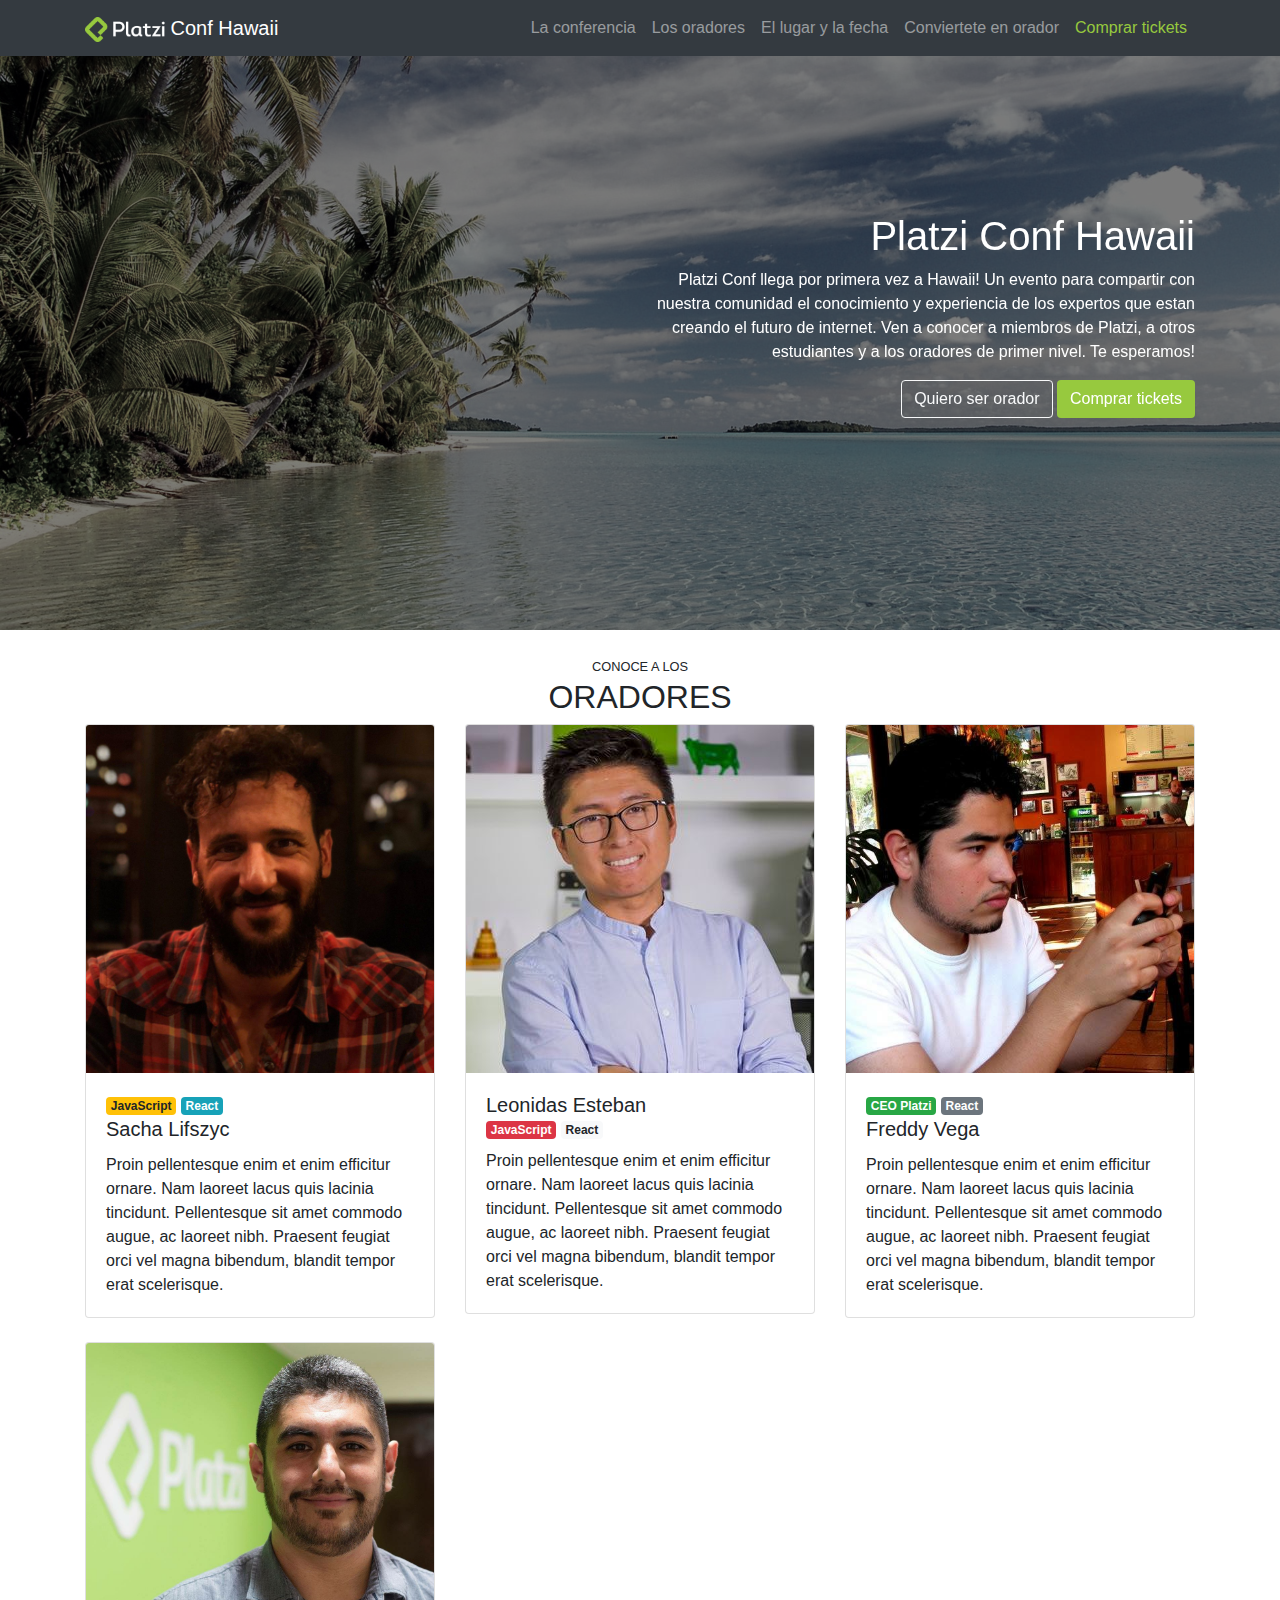
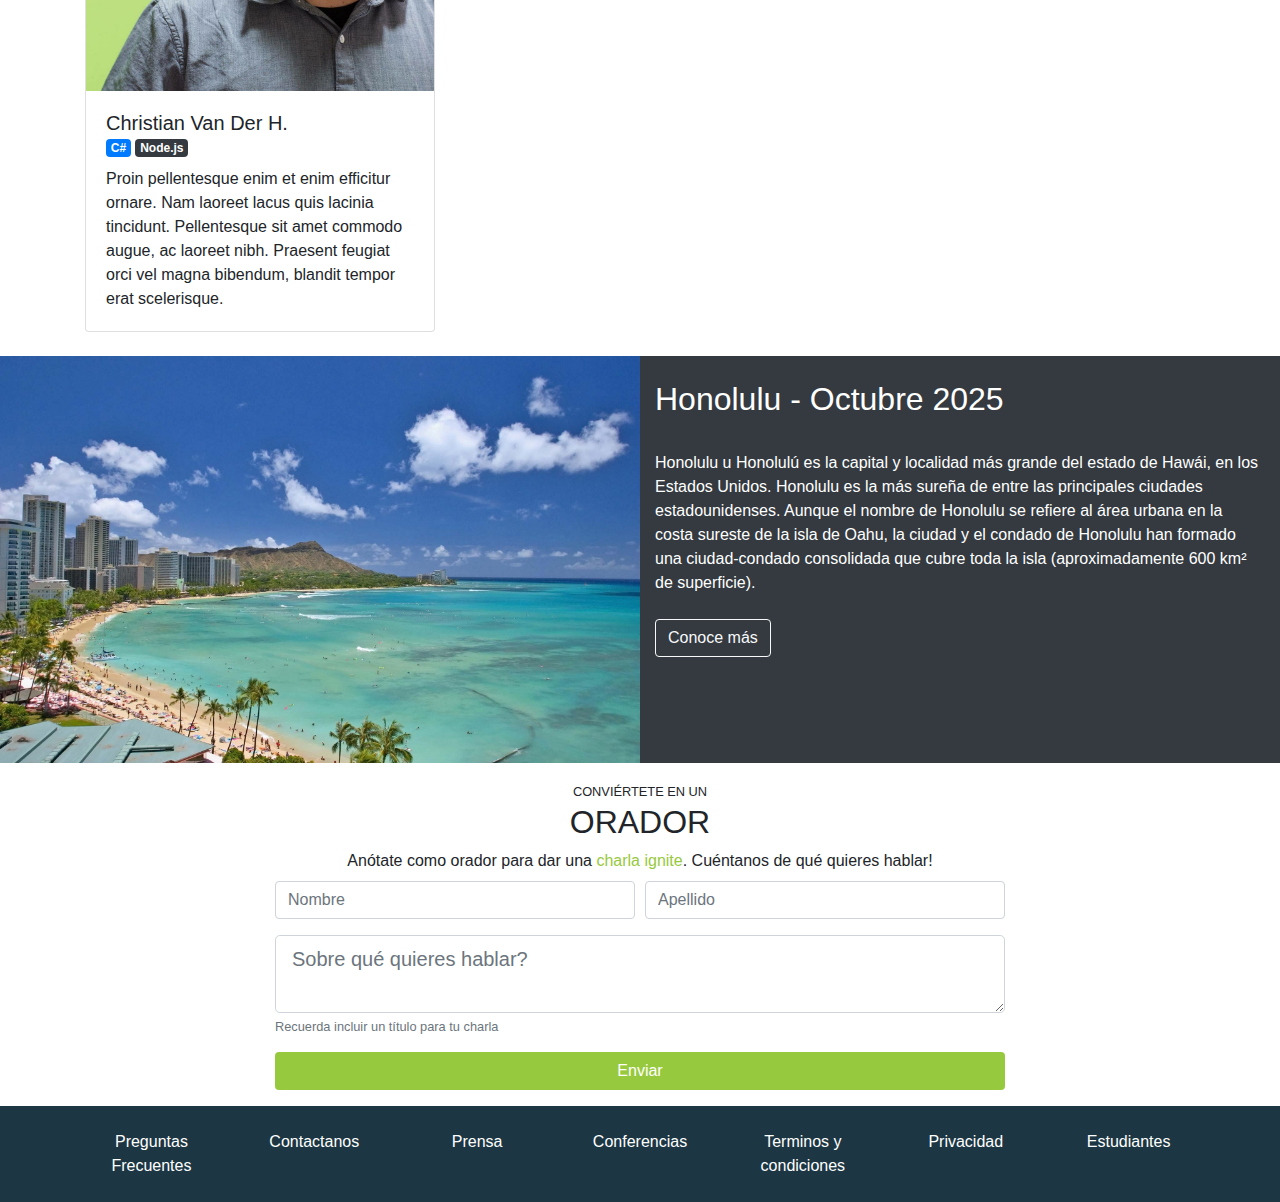
<file: index.html>
<!doctype html>
<html lang="en">
  <head>
    <!-- Required meta tags -->
    <meta charset="utf-8">
    <meta name="viewport" content="width=device-width, initial-scale=1, shrink-to-fit=no">

    <!-- Bootstrap CSS -->
    <link rel="stylesheet" href="index.css">
    <link rel="stylesheet" href="https://stackpath.bootstrapcdn.com/bootstrap/4.5.2/css/bootstrap.min.css" integrity="sha384-JcKb8q3iqJ61gNV9KGb8thSsNjpSL0n8PARn9HuZOnIxN0hoP+VmmDGMN5t9UJ0Z" crossorigin="anonymous">
    
    <title>Curso Bootstrap</title>
  </head>
  <body data-spy="scroll" data-target="#navbar" data-offset="56.52">
    <!-- Header -->
    <nav id="header" class="navbar navbar-expand-lg navbar-dark bg-dark fixed-top">
      <div class="container">
        <a class="navbar-brand" href="#">
          <img src="images/platzi-logo.png" alt="Platzi Logo">
          Conf Hawaii
        </a>
        <button class="navbar-toggler" type="button" data-toggle="collapse" data-target="#navbar" aria-controls="navbarSupportedContent" aria-expanded="false" aria-label="Toggle navigation">
          <span class="navbar-toggler-icon"></span>
        </button>
      
        <div class="collapse navbar-collapse" id="navbar">
          <ul class="navbar-nav ml-auto">
            <li class="nav-item">
              <a class="nav-link" href="#main">La conferencia <span class="sr-only">(current)</span></a>
            </li>
            <li class="nav-item">
              <a class="nav-link" href="#speakers">Los oradores</a>
            </li>
            <li class="nav-item">
              <a class="nav-link" href="#place-time">El lugar y la fecha</a>
            </li>
            <li class="nav-item">
              <a class="nav-link" href="#conviertete-en-orador">Conviertete en orador</a>
            </li>
            <li class="nav-item">
              <a class="nav-link text-platzi" href="#" data-toggle="modal" data-target="#modalcompra">Comprar tickets</a>
            </li>
          </ul>
        
      </div>
    </div>
    </nav>
    <!-- /Header -->

    <!-- Main -->
    <main id="main" >
    <div id="carousel" class="carousel slide carousel-fade" data-ride="carousel" data-pause="false">
      <div class="carousel-inner">
        <div class="carousel-item active">
          <img src="images/hawaii.jpg" class="d-block w-100" alt="Hawaii 1">
        </div>
        <div class="carousel-item">
          <img src="images/hawaii2.jpg" class="d-block w-100" alt="Hawaii 2">
        </div>
        <div class="carousel-item">
          <img src="images/hawaii3.jpeg" class="d-block w-100" alt="hawaii 3">
        </div>
        <div class="overlay">
          <div class="container">
            <div class="row align-items-center">
              <div class="col-md-6 offset-md-6 text-center text-md-right">
                <h1>Platzi Conf Hawaii</h1>
                <p class="d-none d-md-block">Platzi Conf llega por primera vez a Hawaii! Un evento para
                  compartir con nuestra comunidad el conocimiento y experiencia
                  de los expertos que estan creando el futuro de internet.
                  Ven a conocer a miembros de Platzi, a otros estudiantes y a los oradores
                  de primer nivel. 
                  Te esperamos!
                </p>
                <a href="#" class="btn btn-outline-light">Quiero ser orador</a>
                <button type="button" class="btn btn-platzi" data-toggle="modal"data-target="#modalcompra">Comprar tickets</button>
              </div>
            </div>
          </div>
        </div>
      </div>
     </div>
    </main>
    <!-- /Main -->
    <!-- Speakers -->
    <section id="speakers" class="mt-4">
      <div class="container">
        <div class="row">
          <div class="col text-center text-uppercase">
            <small>Conoce a los</small>
            <h2>Oradores</h2>
          </div>
        </div>
        <div class="row">
          <div class="col-12 col-md-6 col-lg-4 mb-4">
            <div class="card">
              <img src="speakers/sacha.jpg" class="card-img-top" alt="Foto de Sacha">
              <div class="card-body">
                <div class="badges">
                  <span class="badge badge-warning">JavaScript</span>
                  <span class="badge badge-info">React</span>
                </div>
                <h5 class="card-title">Sacha Lifszyc</h5>
                <p class="card-text">Proin pellentesque enim et enim efficitur ornare. Nam laoreet lacus quis lacinia tincidunt. Pellentesque sit amet commodo augue, ac laoreet nibh. Praesent feugiat orci vel magna bibendum, blandit tempor erat scelerisque.</p>
                
              </div>
            </div>
          </div>
          <div class="col-12 col-md-6 col-lg-4 mb-4">
            <div class="card">
              <img src="speakers/leonidas2.jpeg" class="card-img-top" alt="Foto de Sacha">
              <div class="card-body">
                <h5 class="card-title mb-0">Leonidas Esteban</h5>
                <div class="badges ">
                  <span class="badge badge-danger">JavaScript</span>
                  <span class="badge badge-light">React</span>
                </div>
                <p class="card-text mt-2">Proin pellentesque enim et enim efficitur ornare. Nam laoreet lacus quis lacinia tincidunt. Pellentesque sit amet commodo augue, ac laoreet nibh. Praesent feugiat orci vel magna bibendum, blandit tempor erat scelerisque.</p>
                
              </div>
            </div>
          </div>
          <div class="col-12 col-md-6 col-lg-4 mb-4">
            <div class="card">
              <img src="speakers/freddy.jpeg" class="card-img-top" alt="Foto de Sacha">
              <div class="card-body">
                <div class="badges ">
                  <span class="badge badge-success">CEO Platzi</span>
                  <span class="badge badge-secondary">React</span>
                </div>
                <h5 class="card-title">Freddy Vega</h5>
                <p class="card-text">Proin pellentesque enim et enim efficitur ornare. Nam laoreet lacus quis lacinia tincidunt. Pellentesque sit amet commodo augue, ac laoreet nibh. Praesent feugiat orci vel magna bibendum, blandit tempor erat scelerisque.</p>
                
              </div>
            </div>
          </div>
          <div class="col-12 col-md-6 col-lg-4 mb-4">
            <div class="card">
              <img src="speakers/cvander.jpeg" class="card-img-top" alt="Foto de Sacha">
              <div class="card-body">
                <h5 class="card-title mb-0">Christian Van Der H.</h5>
                <div class="badges ">
                  <span class="badge badge-primary">C#</span>
                  <span class="badge badge-dark">Node.js</span>
                </div>
                <p class="card-text mt-2">Proin pellentesque enim et enim efficitur ornare. Nam laoreet lacus quis lacinia tincidunt. Pellentesque sit amet commodo augue, ac laoreet nibh. Praesent feugiat orci vel magna bibendum, blandit tempor erat scelerisque.</p>
                
              </div>
            </div>
          </div>
          
        </div>
      </div>
    </section>
    <!-- /Speakers -->

    <!-- Lugar y fecha -->
    <section id="place-time">
      <div class="container-fluid">
        <div class="row">
          <div class="col-12 col-lg-6 pl-0 pr-0">
            <img src="images/honolulu.jpg" alt="Honolulu">
          </div>
          <div class="col-12 col-lg-6 pt-4 pb-4">
            <h2 class="pb-4">Honolulu - Octubre 2025</h2>
            <p>Honolulu u Honolulú es la capital y localidad más grande del estado 
              de Hawái, en los Estados Unidos. Honolulu es la más sureña de entre 
              las principales ciudades estadounidenses. Aunque el nombre de 
              Honolulu se refiere al área urbana en la costa sureste de la 
              isla de Oahu, la ciudad y el condado de Honolulu han formado una 
              ciudad-condado consolidada que cubre toda la isla 
              (aproximadamente 600 km² de superficie).</p>
              <a class="btn btn-outline-light mt-2" href="https://es.wikipedia.org/wiki/Honolulu">Conoce más</a>
          </div>
        </div>
      </div>
    </section>
    <!-- /Lugar y fecha -->

    <!-- Conviertete en orador -->
    <section id="conviertete-en-orador" class="pt-3 pb-3">
      <div class="container">
        <div class="row">
          <div class="col text-uppercase text-center">
            <small>Conviértete en un</small>
            <h2>Orador</h2>
          </div>
        </div>
        <div class="row">
          <div class="col text-center">
              Anótate como orador para dar una <abbr data-toggle="tooltip" type="text" class="tooltip-ignite"  title="Charlas de 5 minutos">charla ignite</abbr>.
              Cuéntanos de qué quieres hablar!
          </div>
        </div>
        <div class="row">
          <div class="col col-md-10 offset-md-1 col-lg-8 offset-lg-2 pt-2">
            <form>
              <div class="form-row">
                <div class="form-group col-12 col-md-6">
                  <input type="text" class="form-control" placeholder="Nombre">
                </div>
                <div class="form-group col-12 col-md-6">
                  <input type="text" class="form-control" placeholder="Apellido">
                </div>
              </div>
              <div class="form-row">
                <div class="form-group col">
                  <textarea name="text" class="form-control form-control-lg" placeholder="Sobre qué quieres hablar?"></textarea>
                  <small class="form-text text-muted">
                    Recuerda incluir un título para tu charla
                  </small>
                </div>
              </div>
              <div class="form-row">
                <div class="col">
                  <button type="button" class="btn btn-platzi btn-block"><abbr  data-toggle="tooltip"  title="Una vez completado el formulario, presiona el botón para enviarlo.">Enviar</abbr></button>
                </div>
              </div>
            </form>
          </div>
        </div>
      </div>
    </section>

    <!-- /Conviertete en orador -->

    <!-- Footer -->
    <div id="footer" class="pb-4 pt-4">
      <div class="container">
        <div class="row text-center">
          <div class="col-12 col-lg">
            <a href="#">Preguntas Frecuentes</a>
          </div>
          <div class="col-12 col-lg">
            <a href="#">Contactanos</a>
          </div>
          <div class="col-12 col-lg">
            <a href="#">Prensa</a>
          </div>
          <div class="col-12 col-lg">
            <a href="#">Conferencias</a>
          </div>
          <div class="col-12 col-lg">
            <a href="#">Terminos y condiciones</a>
          </div>
          <div class="col-12 col-lg">
            <a href="#">Privacidad</a>
          </div>
          <div class="col-12 col-lg">
            <a href="#">Estudiantes</a>
          </div>
        </div>
      </div>
    </div>

    <!-- /Footer-->
    <!-- Modal  -->
    <div class="modal fade" id="modalcompra" tabiindex="-1">
      <div class="modal-dialog modal-dialog-centered" role="document">
        <div class="modal-content">
          <div class="modal-header">
            <h5  class="modal-title" id="modalcompra"> Comprar tickets</h5>
            <button type="button" class="close" data-dismiss="modal" aria-label="Close">
              <span aria-hidden="true">&times;</span>
            </button>
          </div>
            <div class="modal-body">
              <form>
                <div class="form-row">
                  <div class="form-gour col">
                    <div class="input-group mb-3">
                      <div class="input-group-prepend">
                        <span class="input-group-text" id="basic-addon1">@</span>
                      </div>
                      <input type="text" class="form-control" placeholder="Username" aria-label="Username" aria-describedby="basic-addon1">
                    </div>
                  </div>
                </div>
              </form>
              <div class="alert alert-warning" role="alert">
                Recibiras un correo de confirmacion si sales sorteado.
              </div>
            </div>
            <div class="modal-footer">
              <button type="button" class="btn btn-secondary" data-dismiss="modal">Cancelar</button>
              <button type="button" class="btn btn-platzi">Comprar</button>
            </div>
        </div>
      </div>
    </div>

    <!-- /Modal -->
    <!-- Optional JavaScript -->
    <!-- jQuery first, then Popper.js, then Bootstrap JS -->
    <script src="https://code.jquery.com/jquery-3.5.1.slim.min.js" integrity="sha384-DfXdz2htPH0lsSSs5nCTpuj/zy4C+OGpamoFVy38MVBnE+IbbVYUew+OrCXaRkfj" crossorigin="anonymous"></script>
    <script src="https://cdn.jsdelivr.net/npm/popper.js@1.16.1/dist/umd/popper.min.js" integrity="sha384-9/reFTGAW83EW2RDu2S0VKaIzap3H66lZH81PoYlFhbGU+6BZp6G7niu735Sk7lN" crossorigin="anonymous"></script>
    <script src="https://stackpath.bootstrapcdn.com/bootstrap/4.5.2/js/bootstrap.min.js" integrity="sha384-B4gt1jrGC7Jh4AgTPSdUtOBvfO8shuf57BaghqFfPlYxofvL8/KUEfYiJOMMV+rV" crossorigin="anonymous"></script>
    <script src="index.js"></script>
  </body>
</html>
</file>
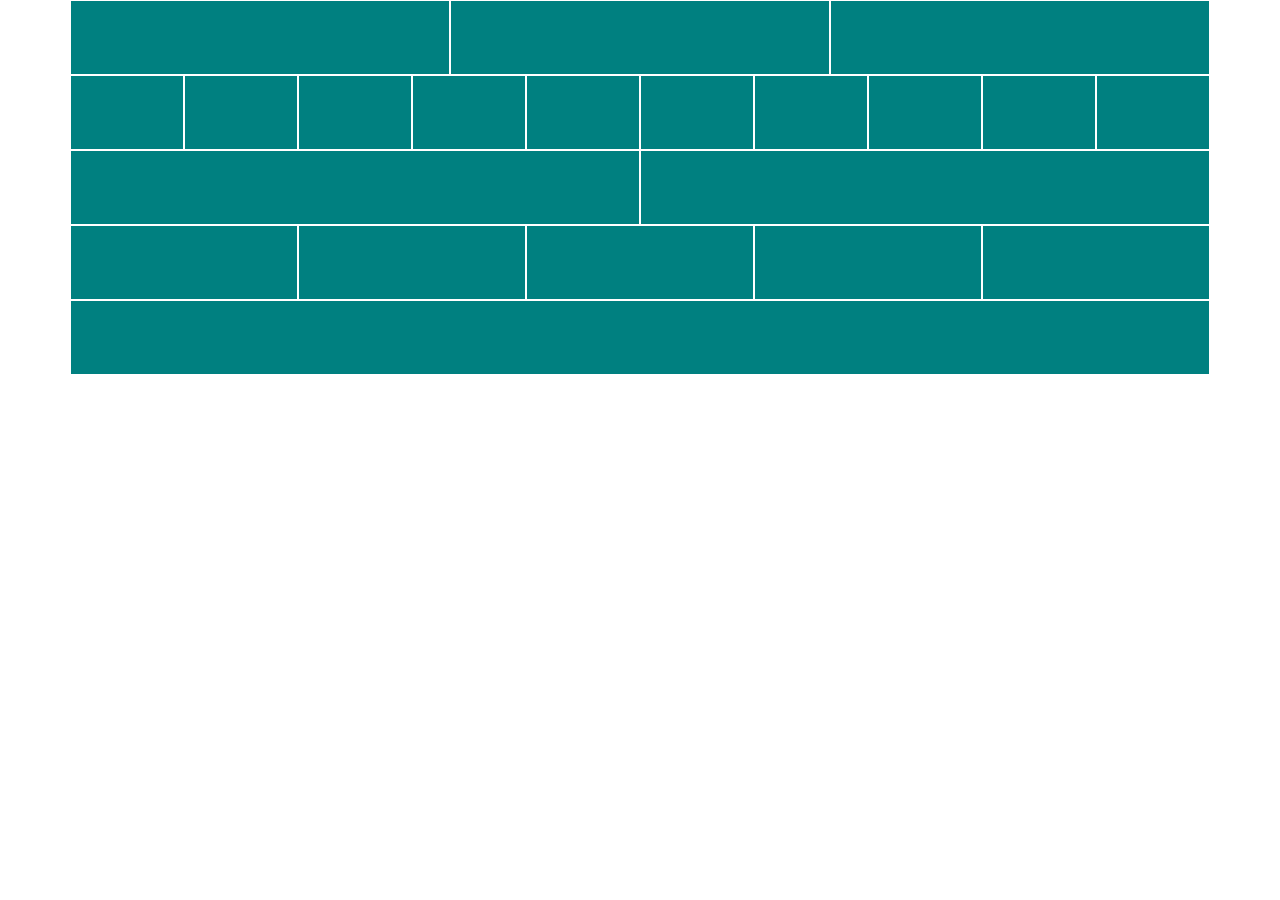
<file: desafio1.html>
<!doctype html>
<html lang="en">
  <head>
    <!-- Required meta tags -->
    <meta charset="utf-8">
    <meta name="viewport" content="width=device-width, initial-scale=1, shrink-to-fit=no">

    <!-- Bootstrap CSS -->
    <link rel="stylesheet" href="https://stackpath.bootstrapcdn.com/bootstrap/4.5.2/css/bootstrap.min.css" integrity="sha384-JcKb8q3iqJ61gNV9KGb8thSsNjpSL0n8PARn9HuZOnIxN0hoP+VmmDGMN5t9UJ0Z" crossorigin="anonymous">
    <style>
        .col{
            background-color: teal;
            border: white solid 1px;
            height: 75px;
        }
    </style>
    <title>Desafio 1</title>
  </head>
  <body>
    <div class="container">
        <div class="row">
          <div class="col">
             <p></p>
          </div>
          <div class="col">
             <p></p>
          </div>
          <div class="col">
             <p></p>
          </div>
        </div>
        <div class="row">
          <div class="col">
             <p></p>
          </div>
          <div class="col">
             <p></p>
          </div>
          <div class="col">
             <p></p>
          </div>
          <div class="col">
             <p></p>
          </div>
          <div class="col">
             <p></p>
          </div>
          <div class="col">
             <p></p>
          </div>
          <div class="col">
             <p></p>
          </div>
          <div class="col">
             <p></p>
          </div>
          <div class="col">
             <p></p>
          </div>
          <div class="col">
             <p></p>
          </div>
        </div>
        <div class="row">
            <div class="col">
               <p></p>
            </div>
            <div class="col">
               <p></p>
            </div>            
          </div>
        <div class="row">
            <div class="col">
               <p></p>
            </div>
            <div class="col">
               <p></p>
            </div>            
            <div class="col">
               <p></p>
            </div>
            <div class="col">
               <p></p>
            </div>            
            <div class="col">
               <p></p>
            </div>            
          </div>
        <div class="row">
            <div class="col">
               <p></p>
            </div>                       
          </div>
      </div>    
    <script src="https://code.jquery.com/jquery-3.5.1.slim.min.js" integrity="sha384-DfXdz2htPH0lsSSs5nCTpuj/zy4C+OGpamoFVy38MVBnE+IbbVYUew+OrCXaRkfj" crossorigin="anonymous"></script>
    <script src="https://cdn.jsdelivr.net/npm/popper.js@1.16.1/dist/umd/popper.min.js" integrity="sha384-9/reFTGAW83EW2RDu2S0VKaIzap3H66lZH81PoYlFhbGU+6BZp6G7niu735Sk7lN" crossorigin="anonymous"></script>
    <script src="https://stackpath.bootstrapcdn.com/bootstrap/4.5.2/js/bootstrap.min.js" integrity="sha384-B4gt1jrGC7Jh4AgTPSdUtOBvfO8shuf57BaghqFfPlYxofvL8/KUEfYiJOMMV+rV" crossorigin="anonymous"></script>
  </body>
</html>
</file>
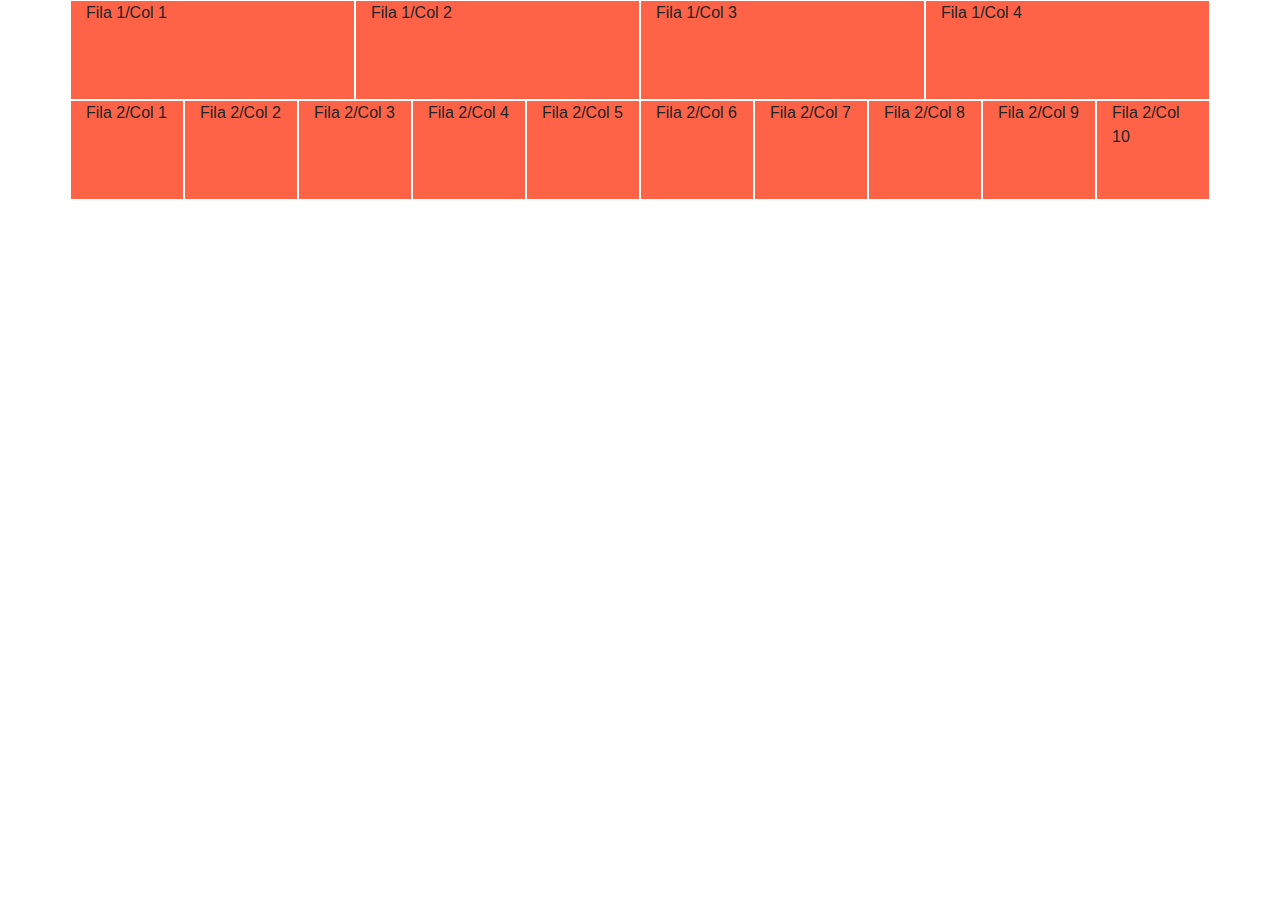
<file: desafio2.html>
<!doctype html>
<html lang="en">
  <head>
    <!-- Required meta tags -->
    <meta charset="utf-8">
    <meta name="viewport" content="width=device-width, initial-scale=1, shrink-to-fit=no">

    <!-- Bootstrap CSS -->
    <link rel="stylesheet" href="https://stackpath.bootstrapcdn.com/bootstrap/4.5.2/css/bootstrap.min.css" integrity="sha384-JcKb8q3iqJ61gNV9KGb8thSsNjpSL0n8PARn9HuZOnIxN0hoP+VmmDGMN5t9UJ0Z" crossorigin="anonymous">
    <style>
        .col-lg-3, .col-lg, .col-6{
            background-color: tomato;
            border: white solid 1px;
            height: 100px;
        }
    </style>
    <title>Desafio 2</title>
  </head>
  <body>
    <div class="container">
        <div class="row">
            <div class="col-md-3 col-6">
                <p>Fila 1/Col 1</p>
            </div>
            <div class="col-md-3 col-6">
                <p>Fila 1/Col 2</p>
            </div>
            <div class="col-md-3 col-6">
                <p>Fila 1/Col 3</p>
            </div>
            <div class="col-md-3 col-6">
                <p>Fila 1/Col 4</p>
            </div>
        </div>
        <div class="row">
            <div class="col-lg col-md-6">
                <p>Fila 2/Col 1</p>
            </div>
            <div class="col-lg col-md-6">
                <p>Fila 2/Col 2</p>
            </div>
            <div class="col-lg col-md-6">
                <p>Fila 2/Col 3</p>
            </div>
            <div class="col-lg col-md-6">
                <p>Fila 2/Col 4</p>
            </div>
            <div class="col-lg col-md-6">
                <p>Fila 2/Col 5</p>
            </div>
            <div class="col-lg col-md-6">
                <p>Fila 2/Col 6</p>
            </div>
            <div class="col-lg col-md-6">
                <p>Fila 2/Col 7</p>
            </div>
            <div class="col-lg col-md-6">
                <p>Fila 2/Col 8</p>
            </div>
            <div class="col-lg col-md-6">
                <p>Fila 2/Col 9</p>
            </div>
            <div class="col-lg col-md-6">
                <p>Fila 2/Col 10</p>
            </div>
        </div>
    </div>
    <script src="https://code.jquery.com/jquery-3.5.1.slim.min.js" integrity="sha384-DfXdz2htPH0lsSSs5nCTpuj/zy4C+OGpamoFVy38MVBnE+IbbVYUew+OrCXaRkfj" crossorigin="anonymous"></script>
    <script src="https://cdn.jsdelivr.net/npm/popper.js@1.16.1/dist/umd/popper.min.js" integrity="sha384-9/reFTGAW83EW2RDu2S0VKaIzap3H66lZH81PoYlFhbGU+6BZp6G7niu735Sk7lN" crossorigin="anonymous"></script>
    <script src="https://stackpath.bootstrapcdn.com/bootstrap/4.5.2/js/bootstrap.min.js" integrity="sha384-B4gt1jrGC7Jh4AgTPSdUtOBvfO8shuf57BaghqFfPlYxofvL8/KUEfYiJOMMV+rV" crossorigin="anonymous"></script>
  </body>
</html>
</file>
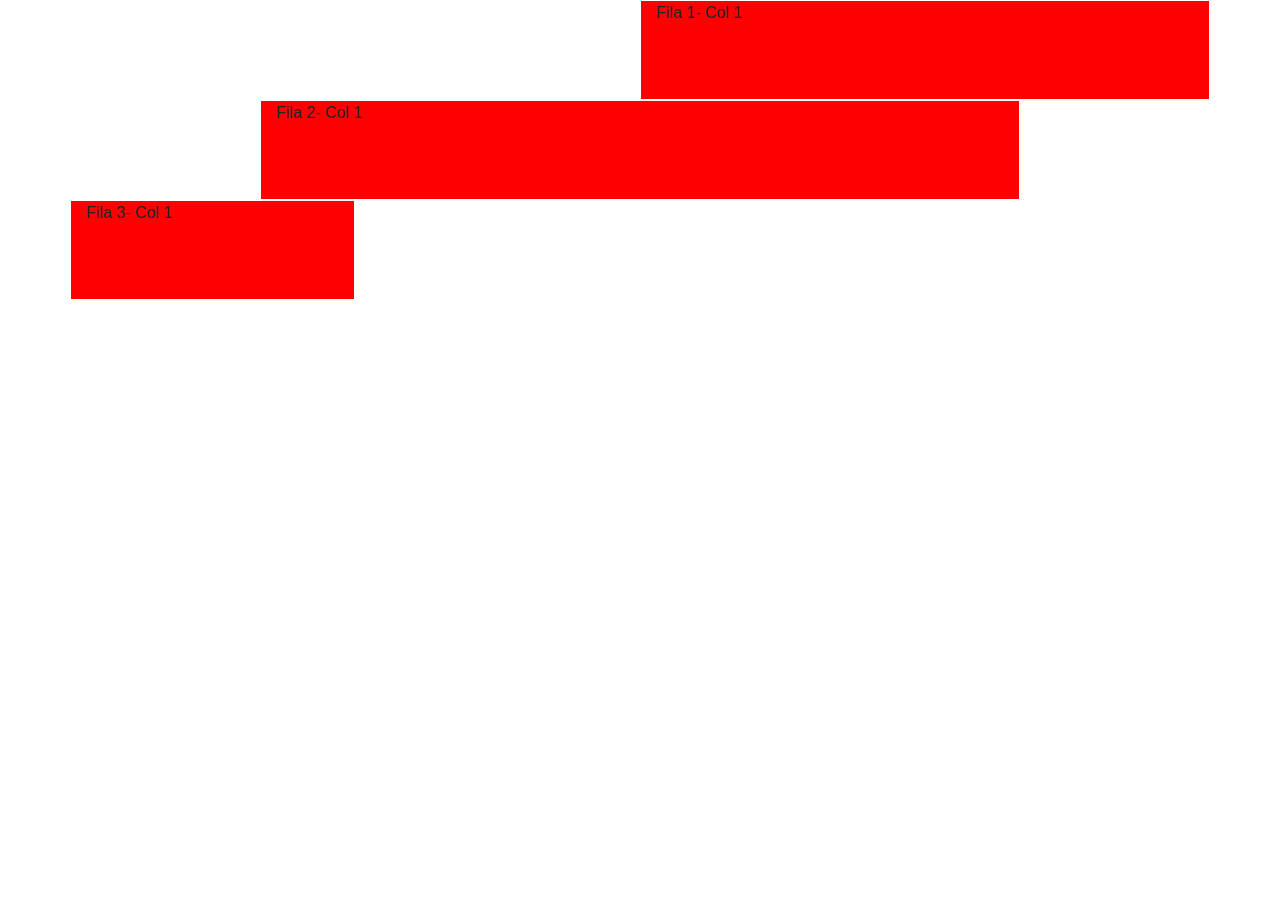
<file: desafio3.html>
<!doctype html>
<html lang="en">
  <head>
    <!-- Required meta tags -->
    <meta charset="utf-8">
    <meta name="viewport" content="width=device-width, initial-scale=1, shrink-to-fit=no">

    <!-- Bootstrap CSS -->
    <link rel="stylesheet" href="https://stackpath.bootstrapcdn.com/bootstrap/4.5.2/css/bootstrap.min.css" integrity="sha384-JcKb8q3iqJ61gNV9KGb8thSsNjpSL0n8PARn9HuZOnIxN0hoP+VmmDGMN5t9UJ0Z" crossorigin="anonymous">
    <style>
        .col-3, .col-8, .col-12{
            background-color: red;
            border: white solid 1px;
            height: 100px;
        }
    </style>
    <title>Desafio 3!</title>
  </head>
  <body>
    <div class="container">
        <div class="row">
            <div class="col-12 col-md-6 offset-md-6">
                Fila 1- Col 1
            </div>
        </div>
        <div class="row">
            <div class="col-8 offset-md-2">
                Fila 2- Col 1
            </div> 
        </div>
        <div class="row">
            <div class="col-3 offset-md-0 offset-9">
              Fila 3- Col 1
            </div>
      </div>
    <!-- Optional JavaScript; choose one of the two! -->

    <!-- Option 1: jQuery and Bootstrap Bundle (includes Popper) 
    <script src="https://code.jquery.com/jquery-3.5.1.slim.min.js" integrity="sha384-DfXdz2htPH0lsSSs5nCTpuj/zy4C+OGpamoFVy38MVBnE+IbbVYUew+OrCXaRkfj" crossorigin="anonymous"></script>
    <script src="https://stackpath.bootstrapcdn.com/bootstrap/4.5.3/js/bootstrap.bundle.min.js" integrity="sha384-ho+j7jyWK8fNQe+A12Hb8AhRq26LrZ/JpcUGGOn+Y7RsweNrtN/tE3MoK7ZeZDyx" crossorigin="anonymous"></script>
        -->
    
    <script src="https://code.jquery.com/jquery-3.5.1.slim.min.js" integrity="sha384-DfXdz2htPH0lsSSs5nCTpuj/zy4C+OGpamoFVy38MVBnE+IbbVYUew+OrCXaRkfj" crossorigin="anonymous"></script>
    <script src="https://cdn.jsdelivr.net/npm/popper.js@1.16.1/dist/umd/popper.min.js" integrity="sha384-9/reFTGAW83EW2RDu2S0VKaIzap3H66lZH81PoYlFhbGU+6BZp6G7niu735Sk7lN" crossorigin="anonymous"></script>
    <script src="https://stackpath.bootstrapcdn.com/bootstrap/4.5.3/js/bootstrap.min.js" integrity="sha384-w1Q4orYjBQndcko6MimVbzY0tgp4pWB4lZ7lr30WKz0vr/aWKhXdBNmNb5D92v7s" crossorigin="anonymous"></script>
    
  </body>
</html>
</file>
<file: index.css>
.text-platzi{
    color: #97c93e !important;
    
}
.btn-platzi{
    background-color: #97c93e !important;
    color: white !important;
}

.btn-platzi:hover{
    background-color: #6f942d !important;
}

#header img{
    width: 80px;
}

#main .carousel-inner img{
max-height: 70vh;
object-fit: cover;
filter: grayscale(70%);
}

#carousel{
    position: relative;
}

#carousel .overlay{
    position: absolute;
    top: 0;
    bottom: 0;
    left: 0;
    right: 0;
    background-color: rgba(0, 0, 0, 0.5);
    color: white;
    z-index: 2;
}

#carousel .overlay .container, 
#carousel .overlay .row {
    height: 100%;
}

#place-time{
    background-color: #343a40;
    color: white;
}
#place-time img{
    max-width: 100%;
    min-height: 100%;
}
.tooltip-ignite{
    color: #97c93e;
    text-decoration: none !important;
}
button abbr{
    text-decoration: none !important;
}

#footer {
    background-color: #1c3643;
    
}

#footer a{
    color: white;
}
</file>
